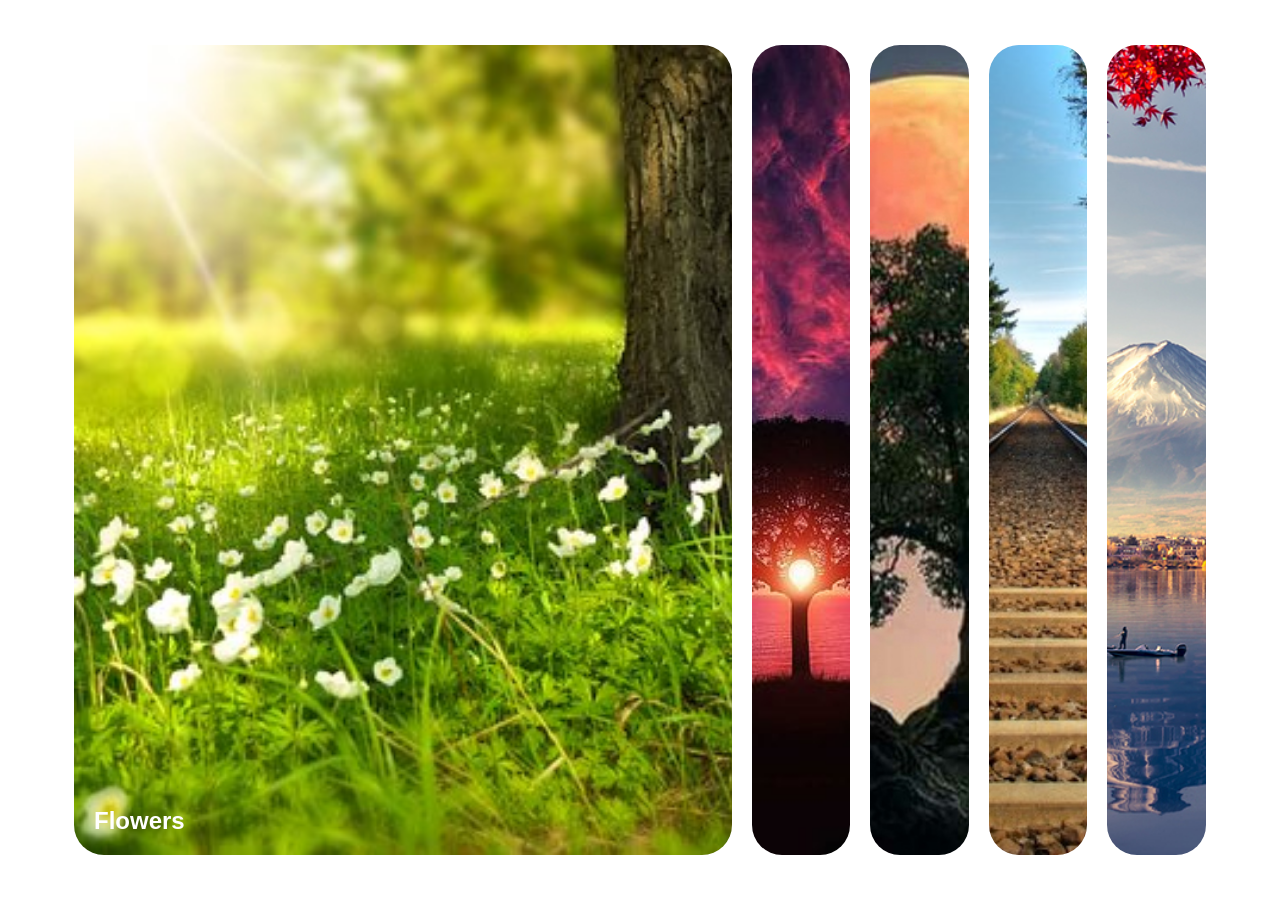
<file: index.html>
<!DOCTYPE html>
<html lang="en">
<head>
    <meta charset="UTF-8">
    <meta http-equiv="X-UA-Compatible" content="IE=edge">
    <meta name="viewport" content="width=device-width, initial-scale=1.0">
    <link rel="stylesheet" href="./style.css">
    <link rel="apple-touch-icon" sizes="180x180" href="./favicon_io/apple-touch-icon.png">
    <link rel="icon" type="image/png" sizes="32x32" href="./favicon_io/favicon-32x32.png">
    <link rel="icon" type="image/png" sizes="16x16" href="./favicon_io/favicon-16x16.png">
    <link rel="manifest" href="./favicon_io/site.webmanifest">
    <title>Project 1</title>
</head>
<body>

    <div class="container">
        <div class="image active">
            <h2>Flowers</h2>
        </div>
        <div class="image">
            <h2>Sundown</h2>
        </div>
        <div class="image">
            <h2>Moon in the jungle</h2> 
        </div>
        <div class="image">
            <h2>Railway</h2>
        </div>
        <div class="image">
            <h2>Mountain</h2>
        </div>

    </div>
    <script src="./script.js"></script>
</body>
</html>
</file>
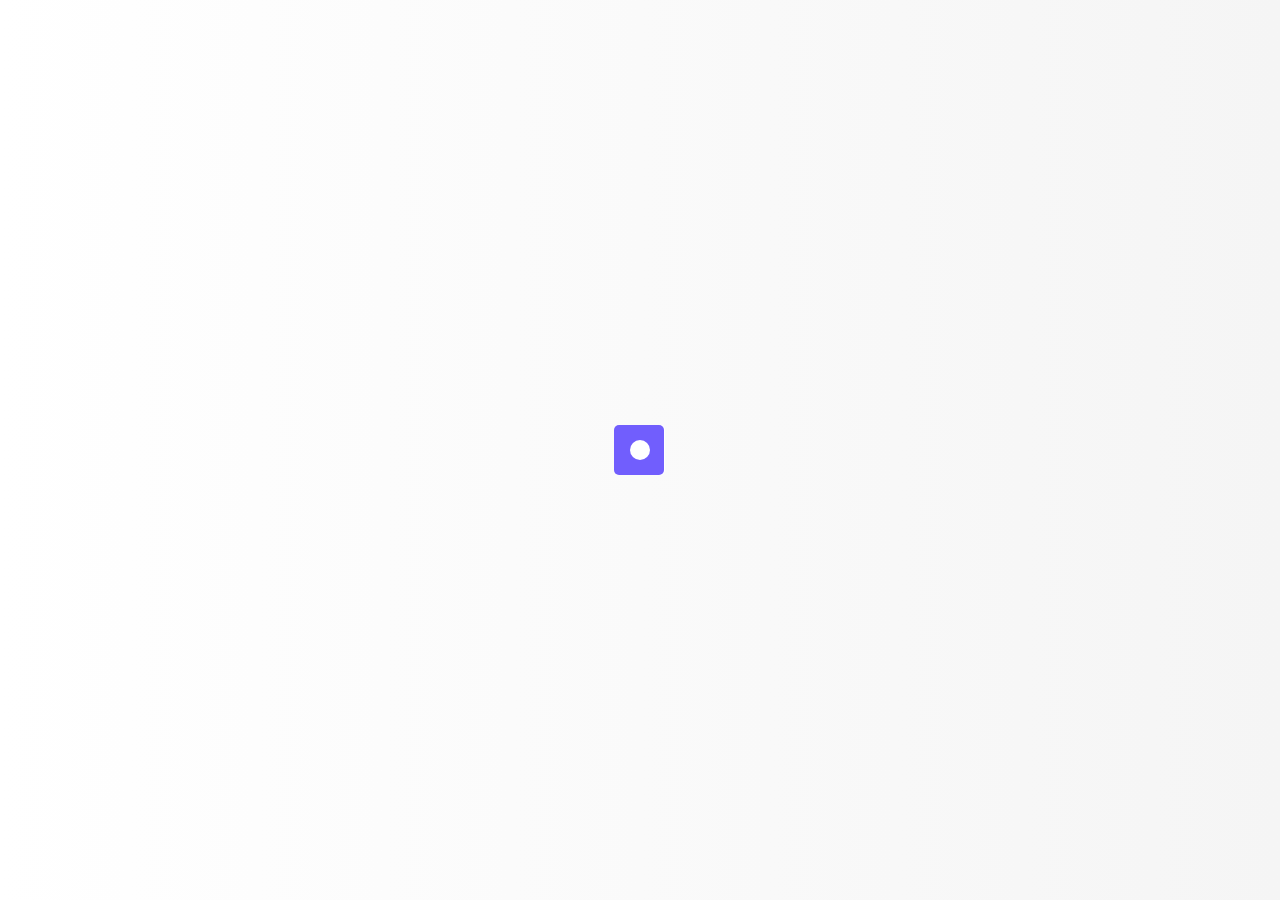
<file: Project2/index.html>
<!DOCTYPE html>
<html lang="en">
<head>
    <meta charset="UTF-8">
    <meta http-equiv="X-UA-Compatible" content="IE=edge">
    <meta name="viewport" content="width=device-width, initial-scale=1.0">
    <link rel="stylesheet" href="./style.css">
    <title>Project2</title>
</head>
<body class="body1 white">
        <div class="search">
            <input class="input" type="text">
            <button class="btn" ></button>
        </div>
    <script src="./script.js"></script>
</body>
</html>
</file>
<file: style.css>
*{
    margin: 0;
    padding: 0;
    box-sizing: border-box;
}

body{
    display: flex;
    align-items: center;
    justify-content: center;
    height: 100vh;
    margin: 0;
    overflow: hidden;
}
.container{
    display: flex;
    width: 90%;
}
.image{
    width: 100%;
    height: 90vh;
    border-radius: 30px;
    flex: 0.6;
    cursor: pointer;
    margin: 10px;
    position: relative;
    transition: flex 0.5s ease-in;
}
.image h2{
    position: absolute;
    font-family: sans-serif;
    font-size: 24px;
    color: #fff;
    bottom: 20px;
    left:20px;
    opacity: 0;
    margin: 0;
}
.image.active{
    flex: 4;
}
.image.active h2{
    opacity: 1;
    transition: opacity 0.3s ease-in 0.2s;
} 
.container div:nth-child(1){
    background-image: url(./img1.jpg);
}.container div:nth-child(2){
    background-image: url(./img2.jpg);
}.container div:nth-child(3){
    background-image: url(./img3.jpg);
}.container div:nth-child(4){
    background-image: url(./img4.jpg);
}.container div:nth-child(5){
    background-image: url(./img5.jpg);
}
.container div{
    background-position: center;
    background-repeat: no-repeat;
    background-size: cover;
}
@media(max-width: 600px){
    .container{
        width: 100%;
    }
    .image:nth-child(3n+1){
        display: none;
    }
}
</file>
<file: Project2/style.css>
*{
    box-sizing: border-box;
}
body{
    background: linear-gradient(90deg, #7d5fff, #715efd);
    font-family: 'Roboto', sans-serif;
    font-size: 16px;
    line-height: 1.5;
    display: flex;
    align-items: center;
    justify-content: center;
    color: #000;
    margin: 0 auto;
    width: 100%;
    height: 100vh;
}
.white{
    background: linear-gradient(90deg, #fff, #f5f5f5);
}
.search{
    position: relative;
    height: 50px;
    display: flex;
    align-items: center;
    justify-content: center;
}
.search .input{
    background-color: #fff;
    border-radius: 5px;
    border: 0;
    outline: none;
    font-size: 18px;
    padding: 15px;
    height: 50px;
    width: 50px;
    transition: width 0.3s ease;
    caret-color: red;

}
::placeholder{
    transition: 0.3 ease;
    color: #715efd;

}
.btn{
    background-color: #fff;
    border-radius: 5px;
    border: none;
    cursor: pointer;
    font-size: 24px;
    position: absolute;
    border-radius: 5px;
    top: 0;
    height: 50px;
    width: 50px;
    transition: transform 0.3s ease;
    z-index: 2;
}
.btn::after{
    content: "";
    position: absolute;
    width: 20px;
    height: 20px;
    border-radius: 50%;
    background: #fff;
    top: 15px;
    z-index: 4;
    left: 15px;
}
.btn::before{
    content: "";
    position: absolute;
    width: 50px;
    height: 50px;
    border-radius: 5px;
    background: #715efd;
    top: 0;
    left: -1px;
    z-index: 3;
}
.btn:focus,
.input:focus{
    border: none;
    outline: none;
    border-radius: 5px;
}
.btn:focus{
    box-shadow: 0 0 3px #fff;
    background-color: #fff;
}
.search.active .btn::after{
    transition: background-color 0.3s ;
    background-color: #715efd;
}
.search.active .btn::before{
    background-color: #fff;
}
.search.active .input{
    width: 200px;
}
.search.active .btn{
    border-radius: 5px;
    transform: translateX(125px);
}
</file>
